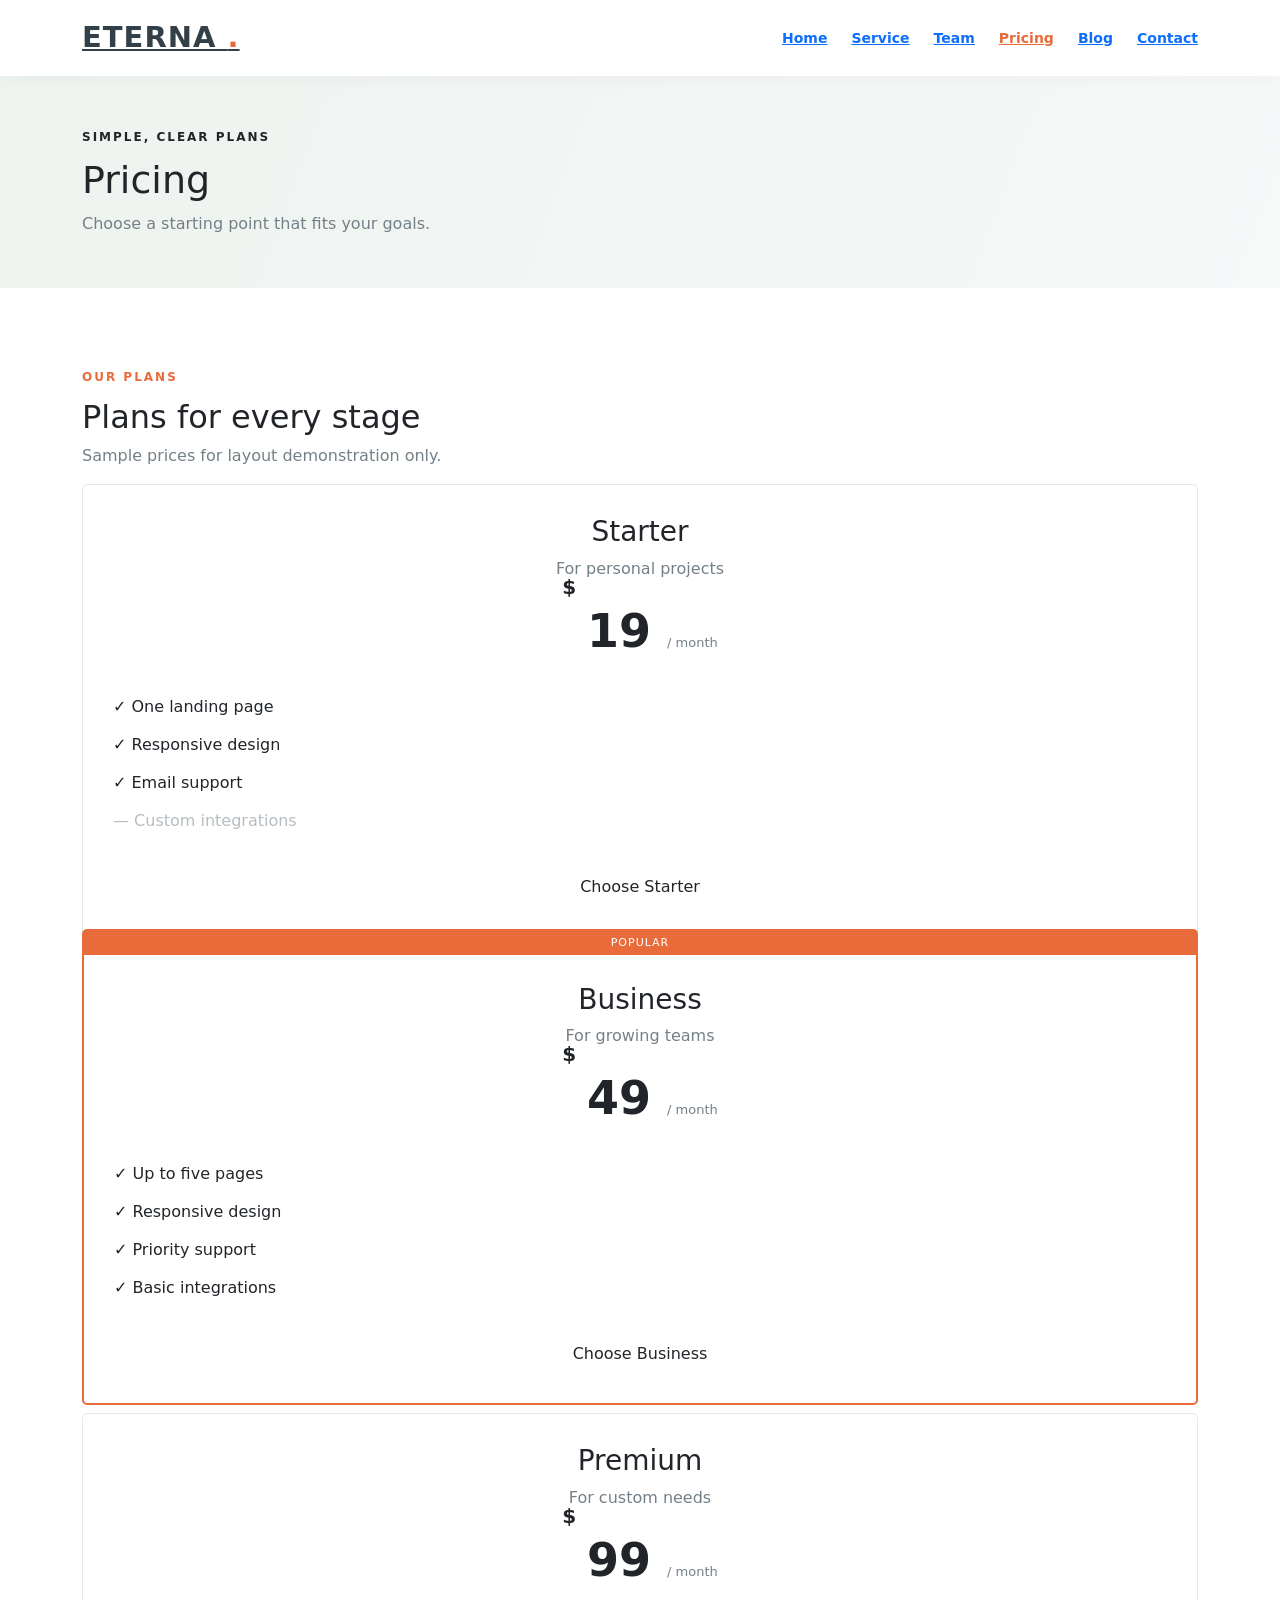
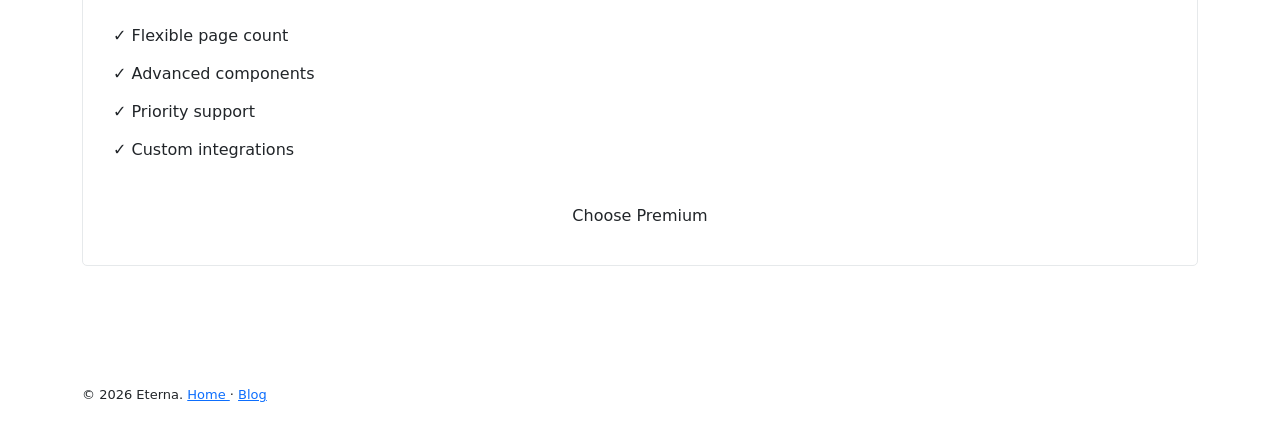
<file: 78/Mentor_Eterna_Solution/Eterna/pricing.html>
<!DOCTYPE html>
<!DOCTYPE html>

<html lang="en">
<head>
<meta charset="utf-8"/>
<meta content="width=device-width, initial-scale=1" name="viewport"/>
<title>
   Pricing — Eterna
  </title>
<link href="assets/css/style.css" rel="stylesheet"/>
<link href="https://cdn.jsdelivr.net/npm/bootstrap@5.3.3/dist/css/bootstrap.min.css" rel="stylesheet"/><style>
.content-photo{display:block;width:100%;height:190px;object-fit:cover;border-radius:8px;margin-bottom:16px;}
.course.card,.trainer.card,.team-card,.blog-card,.service-card{overflow:hidden;}
.hero .carousel-item{display:block!important;float:none!important;margin-right:0!important;}
.hero .carousel-inner{overflow:visible!important;}
.hero .carousel-indicators,.hero .carousel-control-prev,.hero .carousel-control-next{display:none!important;}
</style></head>
<body>
<header class="header">
<div class="container nav-wrap">
<a class="brand" href="index.html">
     ETERNA
     <span>
      .
     </span>
</a>
<button aria-label="Toggle navigation" class="menu-toggle">
     ☰
    </button>
<nav class="nav">
<a href="index.html">
      Home
     </a>
<a href="service.html">
      Service
     </a>
<a href="team.html">
      Team
     </a>
<a class="active" href="pricing.html">
      Pricing
     </a>
<a href="blog.html">
      Blog
     </a>
<a href="index.html#contact">
      Contact
     </a>
</nav>
</div>
</header>
<main>
<section class="page-hero">
<div class="container">
<p class="eyebrow">
      SIMPLE, CLEAR PLANS
     </p>
<h1>
      Pricing
     </h1>
<p>
      Choose a starting point that fits your goals.
     </p>
</div>
</section>
<section class="section pale">
<div class="container">
<div class="intro">
<p class="eyebrow accent">
       OUR PLANS
      </p>
<h2>
       Plans for every stage
      </h2>
<p class="muted">
       Sample prices for layout demonstration only.
      </p>
</div>
<div class="grid three">
<article class="price-card">
<h3>
        Starter
       </h3>
<p class="muted">
        For personal projects
       </p>
<div class="price">
<sup>
         $
        </sup>
        19
        <span>
         / month
        </span>
</div>
<ul>
<li>
         ✓ One landing page
        </li>
<li>
         ✓ Responsive design
        </li>
<li>
         ✓ Email support
        </li>
<li class="disabled">
         — Custom integrations
        </li>
</ul>
<a class="btn outline dark" href="index.html#contact">
        Choose Starter
       </a>
</article>
<article class="price-card featured">
<span class="popular">
        POPULAR
       </span>
<h3>
        Business
       </h3>
<p class="muted">
        For growing teams
       </p>
<div class="price">
<sup>
         $
        </sup>
        49
        <span>
         / month
        </span>
</div>
<ul>
<li>
         ✓ Up to five pages
        </li>
<li>
         ✓ Responsive design
        </li>
<li>
         ✓ Priority support
        </li>
<li>
         ✓ Basic integrations
        </li>
</ul>
<a class="btn" href="index.html#contact">
        Choose Business
       </a>
</article>
<article class="price-card">
<h3>
        Premium
       </h3>
<p class="muted">
        For custom needs
       </p>
<div class="price">
<sup>
         $
        </sup>
        99
        <span>
         / month
        </span>
</div>
<ul>
<li>
         ✓ Flexible page count
        </li>
<li>
         ✓ Advanced components
        </li>
<li>
         ✓ Priority support
        </li>
<li>
         ✓ Custom integrations
        </li>
</ul>
<a class="btn outline dark" href="index.html#contact">
        Choose Premium
       </a>
</article>
</div>
</div>
</section>
</main>
<footer class="footer">
<div class="container footer-bottom">
    © 2026 Eterna.
    <span>
<a href="index.html">
      Home
     </a>
     ·
     <a href="blog.html">
      Blog
     </a>
</span>
</div>
</footer>
<script src="assets/js/app.js">
</script>
<script src="https://cdn.jsdelivr.net/npm/bootstrap@5.3.3/dist/js/bootstrap.bundle.min.js"></script></body>
</html>
</file>
<file: 78/Mentor_Eterna_Solution/Eterna/assets/css/style.css>
/* ====== Eterna — Main Stylesheet ====== */
:root {
  --accent: #e96b3a;
  --ink: #344047;
  --muted: #748087;
  --pale: #f7f8f9;
  --line: #e6e9eb;
}

*, *::before, *::after { box-sizing: border-box; }
html { scroll-behavior: smooth; }
body { margin: 0; color: var(--ink); font: 15px/1.7 'Segoe UI', Arial, sans-serif; }
a { color: inherit; text-decoration: none; }
img { max-width: 100%; }

/* ====== Header ====== */
.header {
  background: #fff;
  position: sticky;
  top: 0;
  z-index: 50;
  box-shadow: 0 2px 16px rgba(28,44,53,0.04);
}
.nav-wrap {
  height: 76px;
  display: flex;
  align-items: center;
  justify-content: space-between;
}
.brand { font-size: 29px; letter-spacing: 1px; font-weight: 800; color: #344047; }
.brand span { color: var(--accent); }
.footer-brand { color: #fff !important; }

.nav { display: flex; align-items: center; gap: 24px; font-size: 14px; font-weight: 700; }
.nav > a:hover, .nav > a.active { color: var(--accent); }

.menu-toggle {
  display: none;
  border: 0;
  background: transparent;
  font-size: 26px;
  color: var(--ink);
  cursor: pointer;
}

/* ====== Dropdown ====== */
.dd-wrap { position: relative; }
.dd-toggle {
  cursor: pointer;
  display: inline-flex;
  align-items: center;
  gap: 5px;
  font-weight: 700;
  font-size: 14px;
}
.dd-arrow { font-size: 10px; transition: transform 0.2s; }
.dd-wrap.open > .dd-toggle .bi-chevron-down { transform: rotate(180deg); }

.dd-list {
  display: none;
  position: absolute;
  top: calc(100% + 8px);
  left: 0;
  background: #fff;
  min-width: 210px;
  box-shadow: 0 6px 24px rgba(0,0,0,0.1);
  border-radius: 6px;
  padding: 10px 0;
  z-index: 100;
  list-style: none;
  margin: 0;
}
.dd-list li { margin: 0; }
.dd-list a {
  display: flex;
  align-items: center;
  justify-content: space-between;
  padding: 10px 22px;
  font-size: 14px;
  font-weight: 400;
  color: var(--ink);
  transition: all 0.15s;
}
.dd-list a:hover {
  color: var(--accent);
  background: #fdf5f2;
}
.dd-wrap.open > .dd-list { display: block; }

.dd-nested { position: relative; }
.dd-nested > .dd-list {
  top: 0;
  left: auto;
  right: 100%;
}

.nav > .dd-wrap > .dd-toggle:hover,
.nav > .dd-wrap.open > .dd-toggle { color: var(--accent); }

/* ====== Hero ====== */
.hero {
  position: relative;
  min-height: 540px;
  display: flex;
  align-items: center;
  color: #fff;
  background: url('https://images.unsplash.com/photo-1497366754035-f200968a6e72?auto=format&fit=crop&w=1920&q=85') center/cover no-repeat;
}
.hero-overlay {
  position: absolute;
  inset: 0;
  background: linear-gradient(115deg, rgba(23,47,37,0.85), rgba(71,123,91,0.6));
}
.hero-content { position: relative; z-index: 2; padding: 80px 0; max-width: 650px; }
.hero h1 { font-size: clamp(38px,5.5vw,62px); line-height: 1.12; margin: 0 0 18px; }
.hero h1 span { color: #f6a37f; }
.hero-text { font-size: 18px; color: #e4eee7; margin-bottom: 0; }
.hero-actions { display: flex; gap: 12px; margin-top: 28px; }

.eyebrow { font-size: 12px; font-weight: 800; letter-spacing: 2px; margin: 0 0 12px; }
.accent { color: var(--accent); }

/* ====== Buttons ====== */
.btn-primary-custom {
  display: inline-block;
  background: var(--accent);
  color: #fff;
  border: 2px solid var(--accent);
  padding: 11px 26px;
  border-radius: 4px;
  font-weight: 700;
  font-size: 14px;
  cursor: pointer;
  transition: all 0.2s;
}
.btn-primary-custom:hover { background: #d45a2c; border-color: #d45a2c; color: #fff; }

.btn-outline-custom {
  display: inline-block;
  background: transparent;
  border: 2px solid rgba(255,255,255,0.5);
  color: #fff;
  padding: 11px 26px;
  border-radius: 4px;
  font-weight: 700;
  font-size: 14px;
  transition: all 0.2s;
}
.btn-outline-custom:hover { border-color: #fff; color: #fff; }

/* ====== Sections ====== */
.section { padding: 80px 0; }
.section-header { max-width: 680px; margin: 0 auto 42px; }
.section-header p:last-child { margin-bottom: 0; }
h2 { font-size: 32px; line-height: 1.25; margin: 0 0 15px; }
h3 { font-size: 19px; line-height: 1.4; margin: 8px 0; }
.muted { color: var(--muted); }

/* ====== Feature Cards ====== */
.feature-card {
  background: #fff;
  border: 1px solid var(--line);
  border-radius: 8px;
  padding: 24px;
  transition: transform 0.25s, box-shadow 0.25s;
  height: 100%;
}
.feature-card:hover {
  transform: translateY(-5px);
  box-shadow: 0 12px 30px rgba(26,42,51,0.08);
}
.feature-img {
  width: 100%;
  height: 160px;
  object-fit: cover;
  border-radius: 6px;
  margin-bottom: 16px;
}
.feature-icon {
  width: 48px;
  height: 48px;
  display: flex;
  align-items: center;
  justify-content: center;
  background: #fff0e9;
  color: var(--accent);
  font-size: 22px;
  border-radius: 8px;
  margin-bottom: 12px;
}
.feature-card p { color: var(--muted); margin-bottom: 0; }

/* ====== About Illustration ====== */
.about-illustration {
  min-height: 320px;
  border-radius: 10px;
  background: linear-gradient(135deg, #e3eee6, #c1d9c9);
  display: flex;
  align-items: center;
  justify-content: center;
  position: relative;
  overflow: hidden;
}
.illustration-center {
  width: 110px;
  height: 110px;
  border-radius: 28px;
  background: #fff;
  box-shadow: 0 12px 35px rgba(38,76,50,0.13);
  display: flex;
  align-items: center;
  justify-content: center;
  font-size: 60px;
  font-weight: 800;
  color: var(--accent);
  z-index: 2;
}
.orbit {
  position: absolute;
  border: 2px solid rgba(121,169,139,0.5);
  border-radius: 50%;
  width: 250px;
  height: 250px;
}
.orbit-b { width: 330px; height: 180px; transform: rotate(-35deg); }

.check-list { list-style: none; padding: 0; margin: 20px 0; }
.check-list li { margin: 10px 0; display: flex; align-items: center; gap: 10px; }
.check-list i { color: var(--accent); }

/* ====== Service Cards ====== */
.service-card {
  background: #fff;
  border: 1px solid var(--line);
  border-radius: 8px;
  padding: 24px;
  transition: 0.25s;
  height: 100%;
}
.service-card:hover {
  transform: translateY(-5px);
  box-shadow: 0 12px 30px rgba(26,42,51,0.08);
}
.service-img {
  width: 100%;
  height: 170px;
  object-fit: cover;
  border-radius: 6px;
  margin-bottom: 16px;
}
.service-card p { color: var(--muted); }
.read-more { color: var(--accent); font-size: 13px; font-weight: 700; }
.read-more:hover { text-decoration: underline; }

/* ====== Clients Slider ====== */
.title-underline { width: 50px; height: 3px; background: var(--accent); margin: 0 auto 20px; }
.clients-slider { overflow: hidden; margin-top: 30px; }
.clients-track { display: flex; transition: transform 0.5s ease; }
.clients-slide {
  min-width: 100%;
  display: grid;
  grid-template-columns: repeat(6, 1fr);
  align-items: center;
  text-align: center;
  gap: 10px;
  padding: 22px 0;
}
.client-logo {
  font-size: 22px;
  font-weight: 800;
  color: #9aa3a8;
  letter-spacing: 0.5px;
  padding: 18px 5px;
}
.ls-wide { letter-spacing: 3px; }

.clients-dots {
  display: flex;
  justify-content: center;
  gap: 8px;
  margin-top: 20px;
}
.clients-dots button {
  width: 10px;
  height: 10px;
  border-radius: 50%;
  border: 0;
  background: #ccc;
  cursor: pointer;
  padding: 0;
  transition: background 0.3s;
}
.clients-dots button.active { background: var(--accent); }

/* ====== Contact ====== */
.contact-info { list-style: none; padding: 0; margin: 24px 0 0; }
.contact-info li { margin: 12px 0; display: flex; align-items: center; gap: 10px; }
.contact-info i { color: var(--accent); font-size: 18px; }

.contact-form label { display: block; font-size: 13px; font-weight: 700; margin-bottom: 4px; }
.contact-form input,
.contact-form textarea {
  display: block;
  width: 100%;
  margin-bottom: 14px;
  padding: 11px 14px;
  border: 1px solid #dce1e4;
  border-radius: 5px;
  font: inherit;
  background: #fff;
  color: var(--ink);
  transition: border-color 0.2s;
}
.contact-form input:focus,
.contact-form textarea:focus { border-color: var(--accent); outline: none; }
.form-msg { margin: 10px 0 0; color: #28864a; font-size: 13px; }

/* ====== Footer ====== */
.site-footer {
  background: #202c32;
  color: #c7d0d4;
  padding: 48px 0 0;
}
.site-footer h5 { color: #fff; margin-bottom: 14px; font-size: 16px; }
.footer-links { list-style: none; padding: 0; margin: 0; }
.footer-links li { margin: 6px 0; }
.footer-links a { color: #c7d0d4; transition: color 0.2s; }
.footer-links a:hover { color: var(--accent); }

.newsletter-form {
  display: flex;
  gap: 0;
}
.newsletter-form input {
  flex: 1;
  padding: 10px 12px;
  border: 1px solid #dce1e4;
  border-radius: 4px 0 0 4px;
  font: inherit;
  min-width: 0;
}
.newsletter-form button {
  background: var(--accent);
  color: #fff;
  border: 0;
  padding: 10px 18px;
  border-radius: 0 4px 4px 0;
  font-weight: 700;
  cursor: pointer;
}
.footer-bottom {
  border-top: 1px solid rgba(255,255,255,0.1);
  padding: 18px 0;
  margin-top: 20px;
  font-size: 13px;
}

/* ====== Responsive ====== */
@media (max-width: 991px) {
  .clients-slide { grid-template-columns: repeat(3, 1fr); }
  .client-logo { font-size: 17px; }
}
@media (max-width: 850px) {
  .menu-toggle { display: block; }
  .nav {
    display: none;
    position: absolute;
    top: 72px;
    left: 4%; right: 4%;
    background: #fff;
    box-shadow: 0 10px 30px rgba(0,0,0,0.08);
    padding: 22px;
    flex-direction: column;
    align-items: stretch;
    gap: 14px;
    border-radius: 8px;
    z-index: 100;
  }
  .nav.open { display: flex; }
  .dd-list { position: static; box-shadow: none; padding-left: 16px; }
  .dd-nested > .dd-list { position: static; }
}
@media (max-width: 620px) {
  .section { padding: 55px 0; }
  .hero { min-height: 420px; }
  .clients-slide { grid-template-columns: repeat(2, 1fr); }
}

/* ====== Page-level styles (for blog, team, pricing pages) ====== */
.page-hero { background: linear-gradient(110deg,#eef3ef,#f7f8f9); padding: 52px 0; }
.page-hero h1 { font-size: 38px; margin: 0 0 8px; }
.page-hero p:last-child { margin: 0; color: var(--muted); }
.skills { max-width:850px; margin:auto; display:grid; grid-template-columns:1fr 1fr; gap:28px; }
.skill>div:first-child { display:flex; justify-content:space-between; font-size:13px; margin-bottom:8px; }
.track { height:9px; background:#e9edef; border-radius:20px; overflow:hidden; }
.track span { height:100%; display:block; background:var(--accent); border-radius:20px; }
.team-card { border:1px solid var(--line); background:#fff; border-radius:5px; overflow:hidden; text-align:center; }
.portrait { height:190px; display:grid; place-items:center; font-size:48px; font-weight:800; color:#fff; }
.portrait-a { background:linear-gradient(135deg,#6c9483,#bfd6c7); }
.portrait-b { background:linear-gradient(135deg,#8472a5,#d4c6e6); }
.portrait-c { background:linear-gradient(135deg,#477d94,#a9d0da); }
.portrait-d { background:linear-gradient(135deg,#b97b61,#f0d0ad); }
.portrait-e { background:linear-gradient(135deg,#6f879b,#c2d1dd); }
.portrait-f { background:linear-gradient(135deg,#9c8b60,#e5d8a7); }
.team-info { padding:20px; }
.team-info p { margin:5px 0; }
.price-card { position:relative; background:#fff; border:1px solid var(--line); padding:30px; border-radius:5px; text-align:center; }
.price-card.featured { border:2px solid var(--accent); transform:translateY(-8px); }
.popular { position:absolute; top:0; left:0; right:0; background:var(--accent); color:white; font-size:11px; letter-spacing:1px; padding:4px; }
.featured h3 { margin-top:22px; }
.price { font-size:46px; font-weight:800; margin:16px 0; }
.price sup { font-size:20px; vertical-align:top; margin-right:4px; }
.price span { font-size:13px; font-weight:400; color:var(--muted); }
.price-card ul { list-style:none; padding:0; margin:22px 0 28px; text-align:left; }
.price-card li { padding:7px 0; }
.price-card .disabled { color:#b6bdc1; }
.price-card .btn-primary-custom { width:100%; }
.blog-layout { display:grid; grid-template-columns:minmax(0,1fr) 290px; gap:35px; }
.blog-toolbar { display:flex; align-items:center; justify-content:space-between; gap:20px; margin-bottom:20px; }
.blog-toolbar h2 { font-size:25px; margin:0; }
.filter-label { font-size:12px; color:var(--muted); }
.filter-label select { min-width:145px; display:block; width:100%; margin-top:5px; padding:11px 12px; border:1px solid #dce1e4; border-radius:3px; font:inherit; background:#fff; color:var(--ink); }
.blog-list { display:grid; gap:24px; }
.blog-card { border:1px solid var(--line); border-radius:5px; overflow:hidden; display:grid; grid-template-columns:220px 1fr; background:white; }
.blog-card[hidden] { display:none; }
.blog-art { min-height:210px; display:grid; place-items:center; color:white; font-size:20px; letter-spacing:2px; font-weight:800; }
.blog-art-a { background:linear-gradient(135deg,#365f53,#9cc5a7); }
.blog-art-b { background:linear-gradient(135deg,#4a557d,#9ba9d4); }
.blog-art-c { background:linear-gradient(135deg,#976147,#e2b184); }
.blog-art-d { background:linear-gradient(135deg,#6d4d72,#c3a6ca); }
.blog-copy { padding:20px; }
.post-meta { font-size:12px; color:var(--accent); margin:0; }
.blog-copy h3 { font-size:20px; }
.blog-copy p:not(.post-meta) { margin:8px 0 12px; }
.text-link { color:var(--accent); font-size:13px; font-weight:800; }
.sidebar { display:grid; align-content:start; gap:20px; }
.side-box { border:1px solid var(--line); border-radius:4px; padding:20px; }
.side-box h3 { margin-top:0; }
.side-box input { display:block; width:100%; margin-top:5px; padding:11px 12px; border:1px solid #dce1e4; border-radius:3px; font:inherit; background:#fff; color:var(--ink); }
.category-list,.recent-list { list-style:none; margin:0; padding:0; }
.category-list li { border-bottom:1px solid var(--line); }
.category-list button { width:100%; display:flex; justify-content:space-between; border:0; background:none; padding:10px 0; text-align:left; font:inherit; color:var(--ink); cursor:pointer; }
.category-list button:hover { color:var(--accent); }
.category-list span { color:var(--muted); }
.recent-list li { padding:10px 0; border-bottom:1px solid var(--line); font-size:13px; font-weight:700; }
.recent-list small { display:block; color:var(--muted); font-weight:400; margin-top:4px; }
.tags { display:flex; flex-wrap:wrap; gap:7px; }
.tags span { padding:4px 9px; background:#f1f3f4; color:#69757b; border-radius:3px; font-size:12px; }
.footer-bottom-row { display:flex; justify-content:space-between; gap:15px; padding-bottom:24px; }
@media(max-width:850px) { .blog-layout { grid-template-columns:minmax(0,1fr) 240px; } .blog-card { grid-template-columns:160px 1fr; } }
@media(max-width:620px) { .blog-layout { grid-template-columns:1fr; } .blog-card { grid-template-columns:1fr; } .blog-art { min-height:135px; } .blog-toolbar { align-items:flex-start; flex-direction:column; } .price-card.featured { transform:none; } .footer-bottom-row { flex-direction:column; } .skills { grid-template-columns:1fr; } }
</file>
